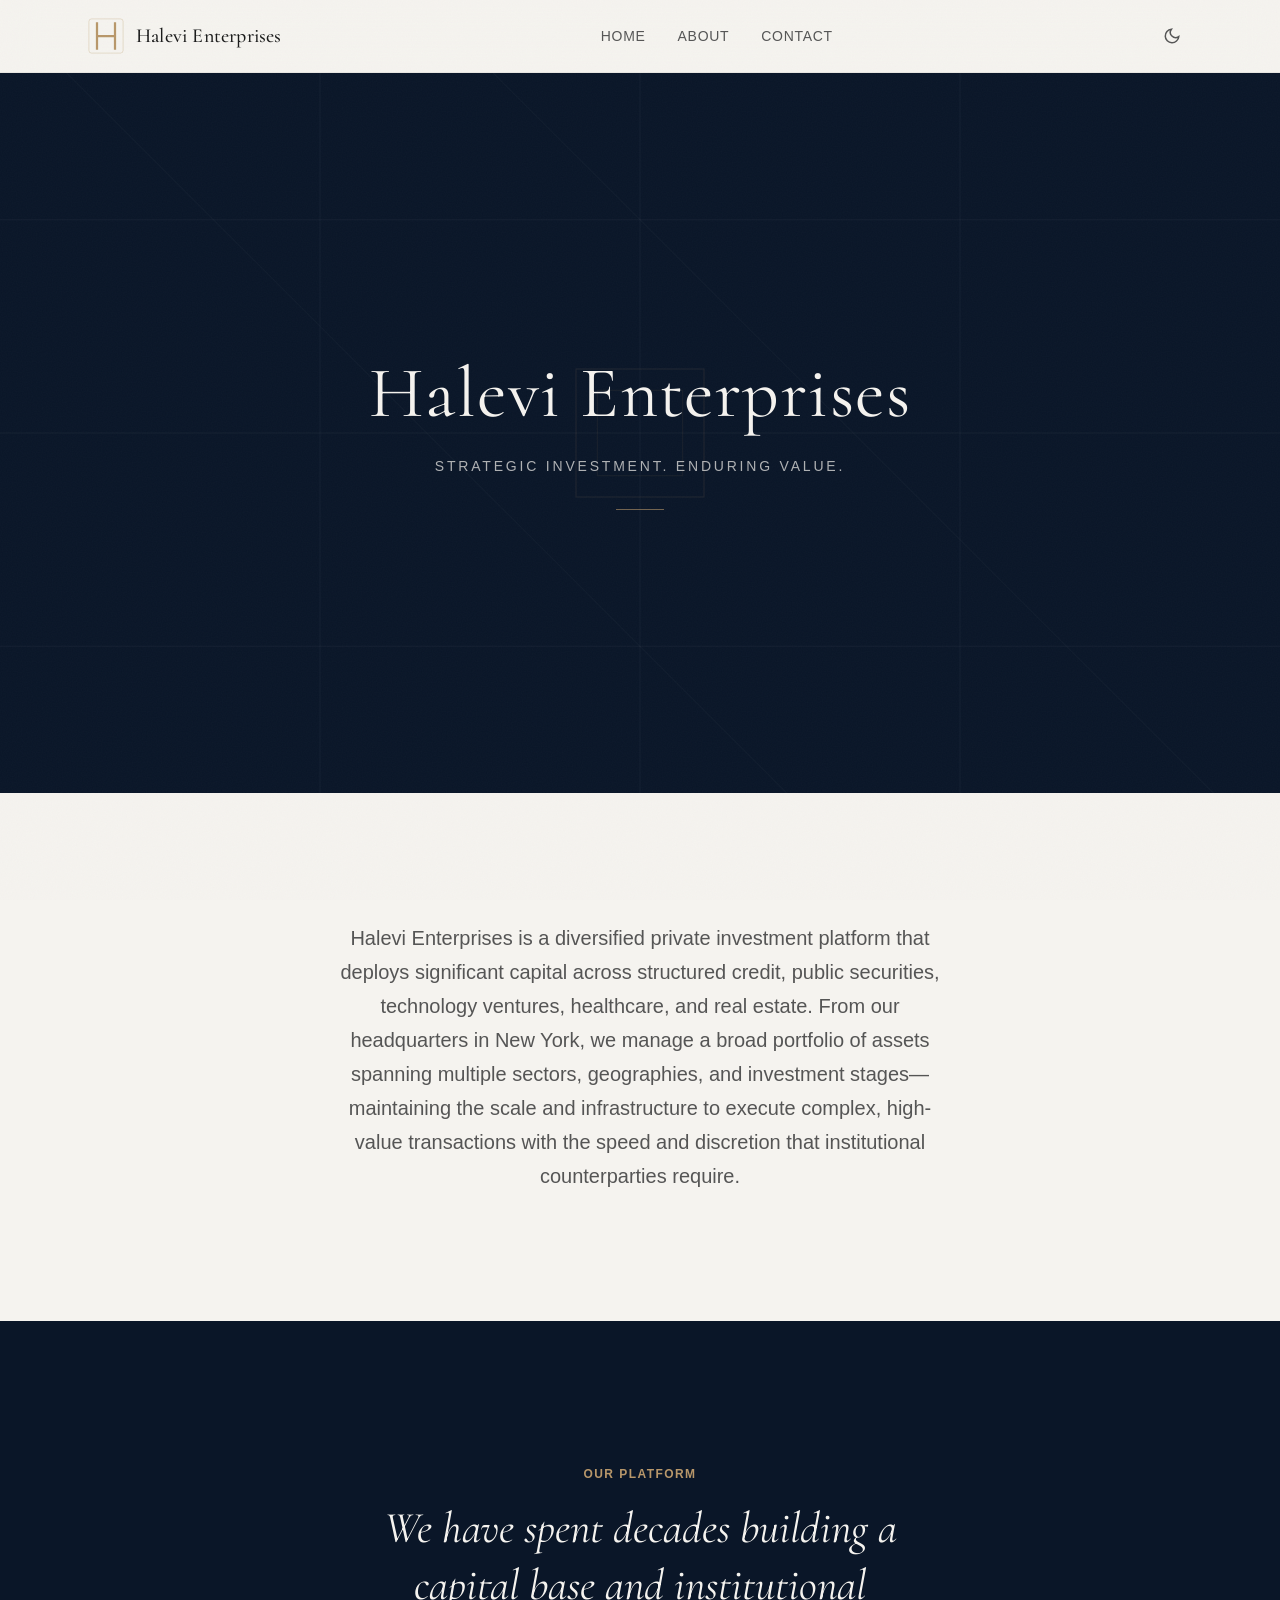
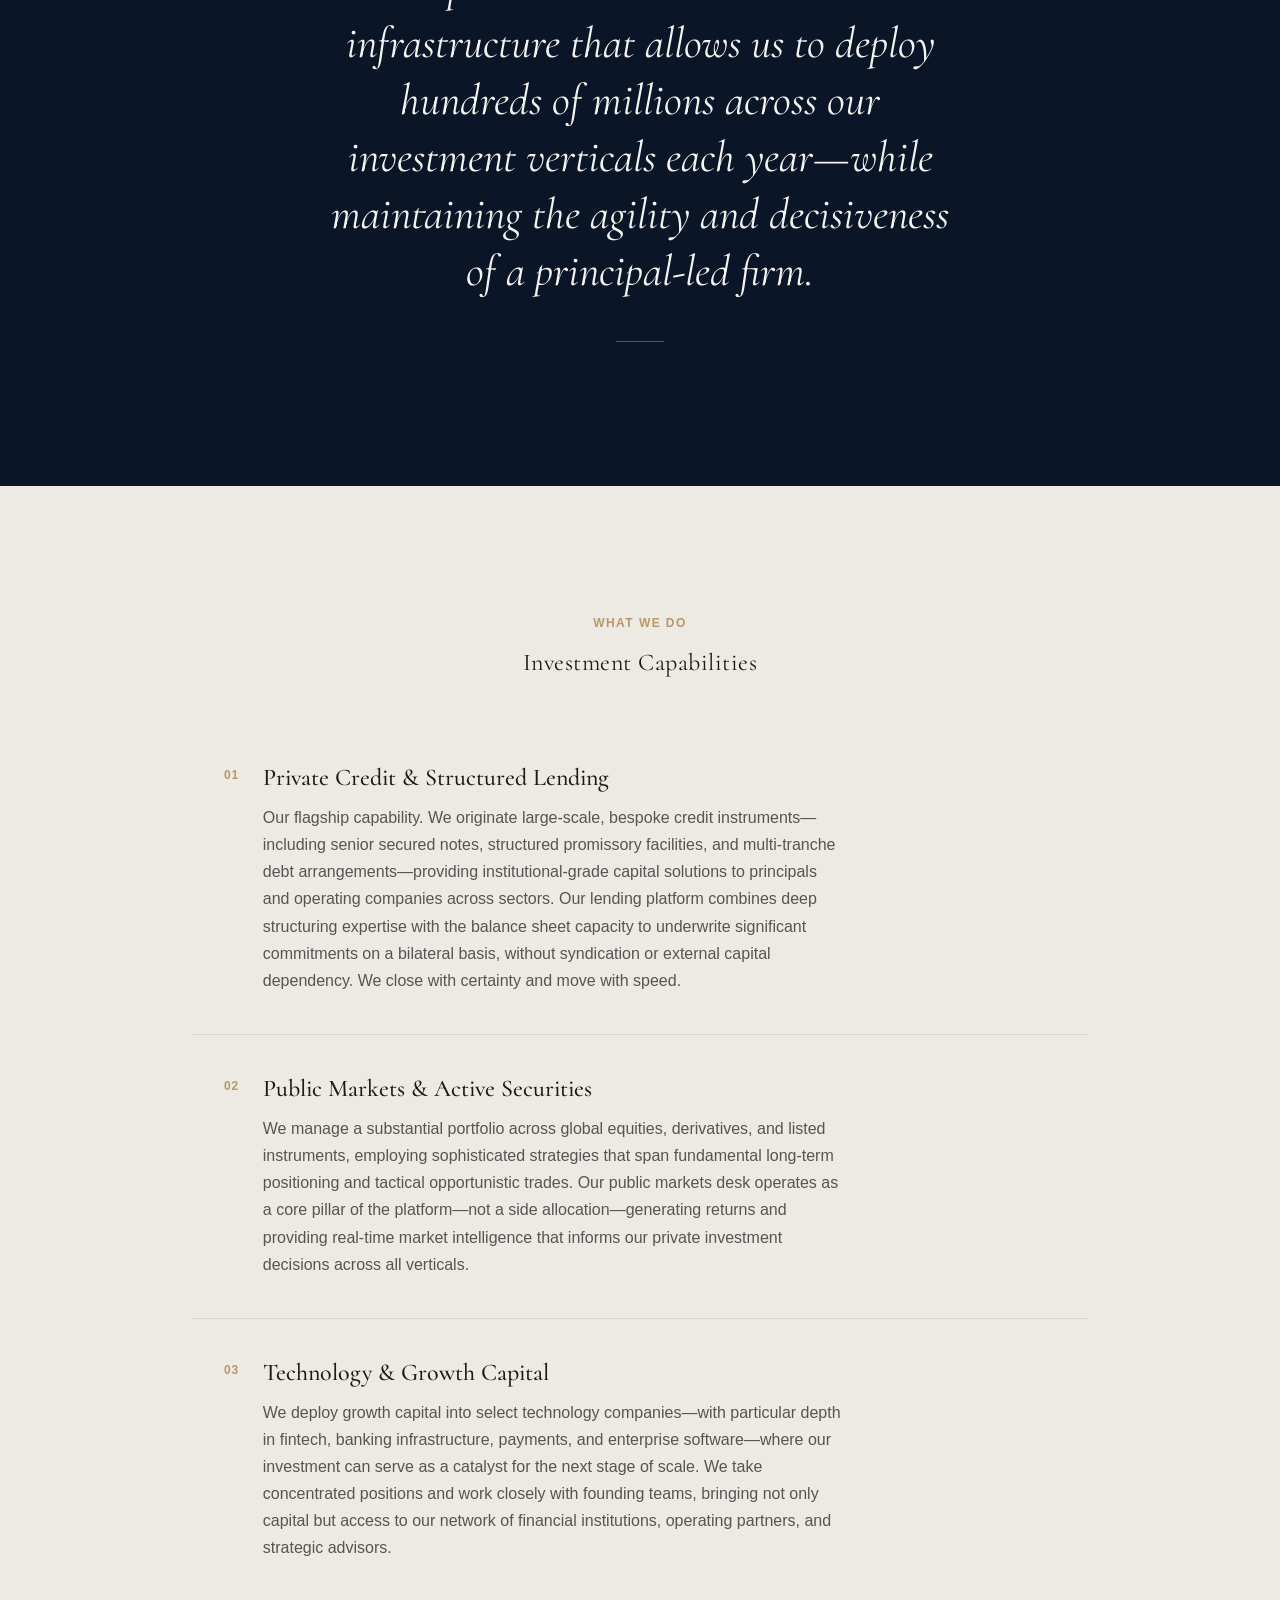
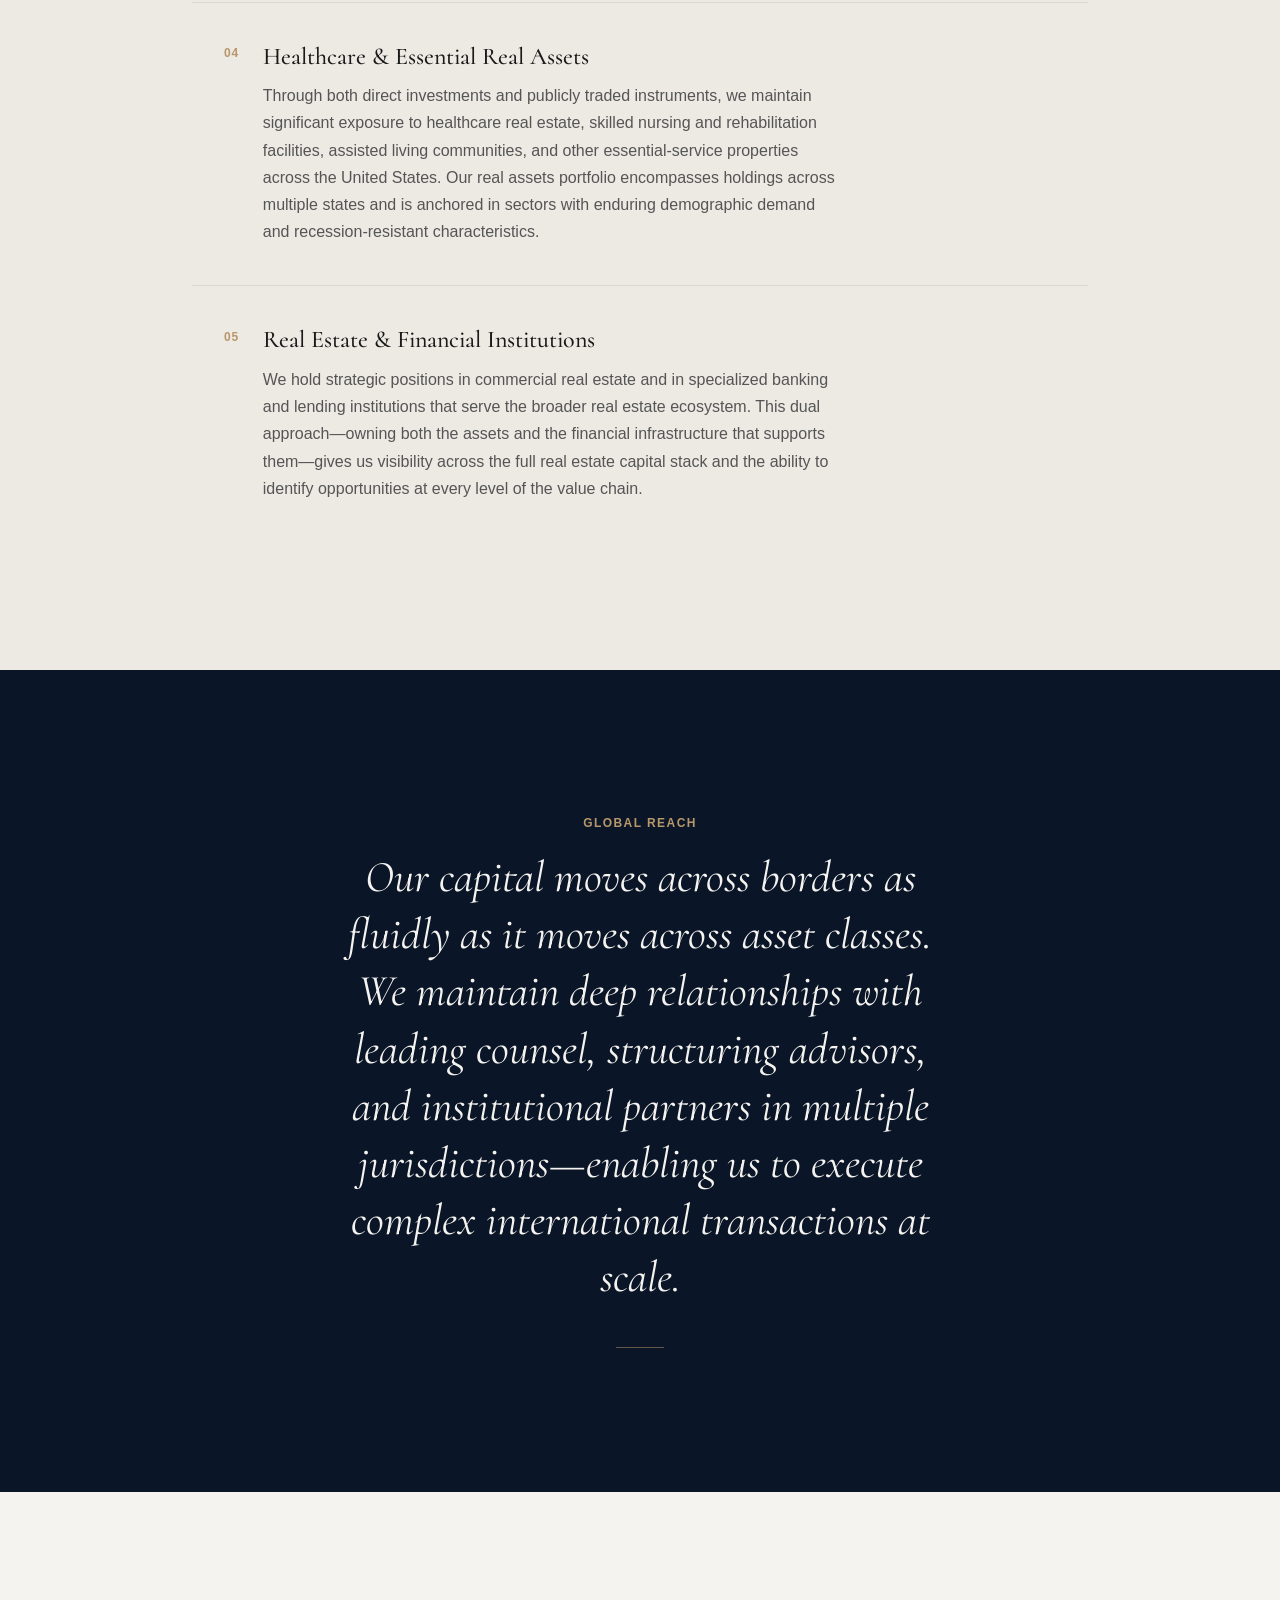
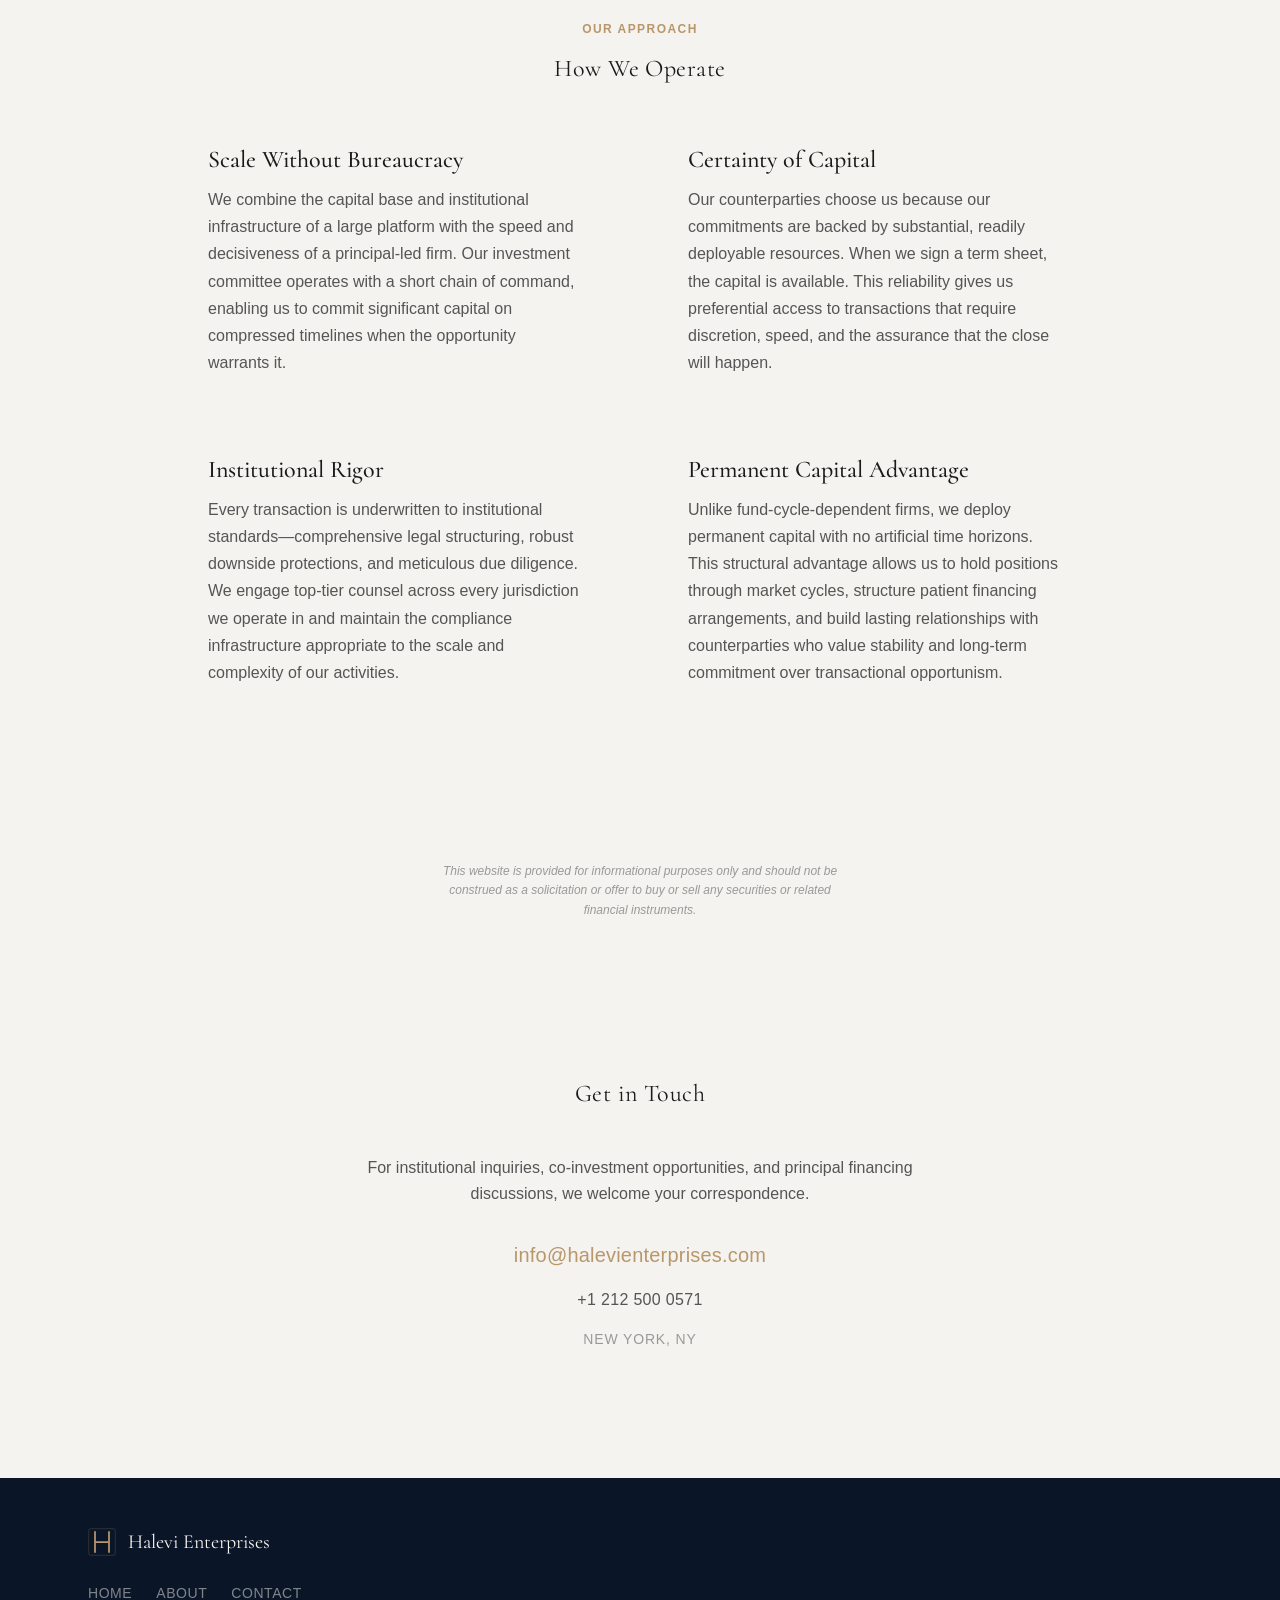
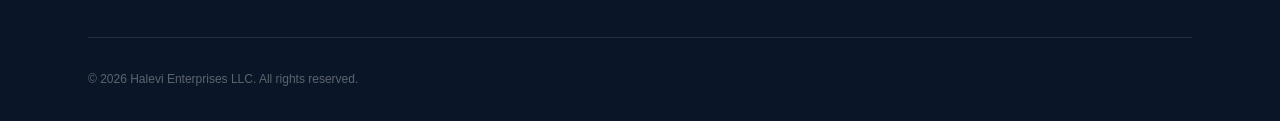
<file: index.html>
<!DOCTYPE html>
<html lang="en">
<head>
  <meta charset="UTF-8">
  <meta name="viewport" content="width=device-width, initial-scale=1.0">
  <title>Halevi Enterprises &mdash; Strategic Investment. Enduring Value.</title>
  <meta name="description" content="Halevi Enterprises is a New York-based private investment firm deploying significant capital across private credit, public equities, technology ventures, and real assets worldwide.">
  <meta property="og:title" content="Halevi Enterprises &mdash; Strategic Investment. Enduring Value.">
  <meta property="og:description" content="A diversified investment platform with deep capabilities in structured credit, cross-border transactions, and institutional-scale capital deployment.">
  <meta property="og:type" content="website">

  <link rel="icon" href="./assets/favicon.svg" type="image/svg+xml">

  <!-- Fonts -->
  <link rel="preconnect" href="https://fonts.googleapis.com">
  <link rel="preconnect" href="https://fonts.gstatic.com" crossorigin>
  <link href="https://fonts.googleapis.com/css2?family=Cormorant:ital,wght@0,300;0,400;0,500;0,600;0,700;1,400;1,500&display=swap" rel="stylesheet">
  <link href="https://api.fontshare.com/v2/css?f[]=general-sans@400,500,600,700&display=swap" rel="stylesheet">

  <link rel="stylesheet" href="./base.css">
  <link rel="stylesheet" href="./style.css">
</head>
<body>
  <!-- Skip to content -->
  <a href="#main" class="skip-link">Skip to main content</a>

  <!-- HEADER -->
  <header class="header" id="header">
    <div class="header__inner">
      <a href="./index.html" class="header__logo" aria-label="Halevi Enterprises &mdash; Home">
        <svg class="logo-mark" viewBox="0 0 40 40" fill="none" xmlns="http://www.w3.org/2000/svg" aria-hidden="true" width="36" height="36">
          <path d="M10 6v28M30 6v28M10 20h20" stroke="currentColor" stroke-width="2.5" stroke-linecap="square"/>
          <rect x="1" y="1" width="38" height="38" rx="3" stroke="currentColor" stroke-width="1" opacity="0.3"/>
        </svg>
        <span class="logo-text">Halevi Enterprises</span>
      </a>
      <nav class="header__nav" aria-label="Main navigation">
        <ul role="list">
          <li><a href="./index.html">Home</a></li>
          <li><a href="./about.html">About</a></li>
          <li><a href="#contact">Contact</a></li>
        </ul>
      </nav>
      <div class="header__actions">
        <button class="theme-toggle" data-theme-toggle aria-label="Toggle theme">
          <svg width="18" height="18" viewBox="0 0 24 24" fill="none" stroke="currentColor" stroke-width="2"><path d="M21 12.79A9 9 0 1 1 11.21 3 7 7 0 0 0 21 12.79z"/></svg>
        </button>
        <button class="mobile-menu-toggle" data-mobile-toggle aria-label="Open menu" aria-expanded="false">
          <svg width="22" height="22" viewBox="0 0 24 24" fill="none" stroke="currentColor" stroke-width="2"><path d="M3 12h18M3 6h18M3 18h18"/></svg>
        </button>
      </div>
    </div>
    <!-- Mobile Nav -->
    <div class="mobile-nav" data-mobile-nav aria-hidden="true">
      <nav aria-label="Mobile navigation">
        <ul role="list">
          <li><a href="./index.html">Home</a></li>
          <li><a href="./about.html">About</a></li>
          <li><a href="#contact">Contact</a></li>
        </ul>
      </nav>
    </div>
  </header>

  <main id="main">
    <!-- HERO SECTION -->
    <section class="hero" aria-labelledby="hero-heading">
      <div class="hero__bg" aria-hidden="true">
        <svg class="hero__pattern" viewBox="0 0 1200 800" fill="none" xmlns="http://www.w3.org/2000/svg" preserveAspectRatio="xMidYMid slice">
          <defs>
            <linearGradient id="heroGrad" x1="0" y1="0" x2="1200" y2="800" gradientUnits="userSpaceOnUse">
              <stop offset="0%" stop-color="currentColor" stop-opacity="0.03"/>
              <stop offset="100%" stop-color="currentColor" stop-opacity="0.08"/>
            </linearGradient>
          </defs>
          <line x1="0" y1="200" x2="1200" y2="200" stroke="currentColor" stroke-opacity="0.04" stroke-width="1"/>
          <line x1="0" y1="400" x2="1200" y2="400" stroke="currentColor" stroke-opacity="0.04" stroke-width="1"/>
          <line x1="0" y1="600" x2="1200" y2="600" stroke="currentColor" stroke-opacity="0.04" stroke-width="1"/>
          <line x1="300" y1="0" x2="300" y2="800" stroke="currentColor" stroke-opacity="0.04" stroke-width="1"/>
          <line x1="600" y1="0" x2="600" y2="800" stroke="currentColor" stroke-opacity="0.04" stroke-width="1"/>
          <line x1="900" y1="0" x2="900" y2="800" stroke="currentColor" stroke-opacity="0.04" stroke-width="1"/>
          <line x1="0" y1="0" x2="800" y2="800" stroke="currentColor" stroke-opacity="0.025" stroke-width="1"/>
          <line x1="400" y1="0" x2="1200" y2="800" stroke="currentColor" stroke-opacity="0.025" stroke-width="1"/>
          <rect x="540" y="340" width="120" height="120" stroke="var(--color-primary)" stroke-opacity="0.12" stroke-width="1" fill="none"/>
          <rect x="560" y="360" width="80" height="80" stroke="var(--color-primary)" stroke-opacity="0.08" stroke-width="1" fill="none"/>
        </svg>
      </div>
      <div class="hero__content">
        <h1 id="hero-heading" class="hero__title">Halevi Enterprises</h1>
        <p class="hero__tagline">Strategic Investment. Enduring Value.</p>
        <div class="hero__rule" aria-hidden="true"></div>
      </div>
    </section>

    <!-- INTRO SECTION -->
    <section class="section section--intro fade-in" aria-labelledby="intro-heading">
      <div class="container container--narrow">
        <h2 id="intro-heading" class="sr-only">About Our Firm</h2>
        <p class="intro-text">Halevi Enterprises is a diversified private investment platform that deploys significant capital across structured credit, public securities, technology ventures, healthcare, and real estate. From our headquarters in New York, we manage a broad portfolio of assets spanning multiple sectors, geographies, and investment stages&mdash;maintaining the scale and infrastructure to execute complex, high-value transactions with the speed and discretion that institutional counterparties require.</p>
      </div>
    </section>

    <!-- SCALE BANNER -->
    <section class="section section--philosophy fade-in" aria-labelledby="scale-heading">
      <div class="philosophy__inner">
        <div class="container container--narrow">
          <span class="section-label">Our Platform</span>
          <h2 id="scale-heading" class="philosophy__heading">We have spent decades building a capital base and institutional infrastructure that allows us to deploy hundreds of millions across our investment verticals each year&mdash;while maintaining the agility and decisiveness of a principal-led firm.</h2>
          <div class="philosophy__rule" aria-hidden="true"></div>
        </div>
      </div>
    </section>

    <!-- CAPABILITIES -->
    <section class="section section--capabilities fade-in" aria-labelledby="capabilities-heading">
      <div class="container">
        <span class="section-label" style="text-align:center;display:block;">What We Do</span>
        <h2 id="capabilities-heading" class="section-heading">Investment Capabilities</h2>
        <div class="capabilities-grid">
          <div class="capability fade-in">
            <span class="capability__number" aria-hidden="true">01</span>
            <h3 class="capability__title">Private Credit &amp; Structured Lending</h3>
            <p class="capability__desc">Our flagship capability. We originate large-scale, bespoke credit instruments&mdash;including senior secured notes, structured promissory facilities, and multi-tranche debt arrangements&mdash;providing institutional-grade capital solutions to principals and operating companies across sectors. Our lending platform combines deep structuring expertise with the balance sheet capacity to underwrite significant commitments on a bilateral basis, without syndication or external capital dependency. We close with certainty and move with speed.</p>
          </div>
          <div class="capability fade-in">
            <span class="capability__number" aria-hidden="true">02</span>
            <h3 class="capability__title">Public Markets &amp; Active Securities</h3>
            <p class="capability__desc">We manage a substantial portfolio across global equities, derivatives, and listed instruments, employing sophisticated strategies that span fundamental long-term positioning and tactical opportunistic trades. Our public markets desk operates as a core pillar of the platform&mdash;not a side allocation&mdash;generating returns and providing real-time market intelligence that informs our private investment decisions across all verticals.</p>
          </div>
          <div class="capability fade-in">
            <span class="capability__number" aria-hidden="true">03</span>
            <h3 class="capability__title">Technology &amp; Growth Capital</h3>
            <p class="capability__desc">We deploy growth capital into select technology companies&mdash;with particular depth in fintech, banking infrastructure, payments, and enterprise software&mdash;where our investment can serve as a catalyst for the next stage of scale. We take concentrated positions and work closely with founding teams, bringing not only capital but access to our network of financial institutions, operating partners, and strategic advisors.</p>
          </div>
          <div class="capability fade-in">
            <span class="capability__number" aria-hidden="true">04</span>
            <h3 class="capability__title">Healthcare &amp; Essential Real Assets</h3>
            <p class="capability__desc">Through both direct investments and publicly traded instruments, we maintain significant exposure to healthcare real estate, skilled nursing and rehabilitation facilities, assisted living communities, and other essential-service properties across the United States. Our real assets portfolio encompasses holdings across multiple states and is anchored in sectors with enduring demographic demand and recession-resistant characteristics.</p>
          </div>
          <div class="capability fade-in">
            <span class="capability__number" aria-hidden="true">05</span>
            <h3 class="capability__title">Real Estate &amp; Financial Institutions</h3>
            <p class="capability__desc">We hold strategic positions in commercial real estate and in specialized banking and lending institutions that serve the broader real estate ecosystem. This dual approach&mdash;owning both the assets and the financial infrastructure that supports them&mdash;gives us visibility across the full real estate capital stack and the ability to identify opportunities at every level of the value chain.</p>
          </div>
        </div>
      </div>
    </section>

    <!-- CROSS-BORDER -->
    <section class="section section--philosophy fade-in" aria-labelledby="crossborder-heading">
      <div class="philosophy__inner">
        <div class="container container--narrow">
          <span class="section-label">Global Reach</span>
          <h2 id="crossborder-heading" class="philosophy__heading">Our capital moves across borders as fluidly as it moves across asset classes. We maintain deep relationships with leading counsel, structuring advisors, and institutional partners in multiple jurisdictions&mdash;enabling us to execute complex international transactions at scale.</h2>
          <div class="philosophy__rule" aria-hidden="true"></div>
        </div>
      </div>
    </section>

    <!-- APPROACH -->
    <section class="section section--approach fade-in" aria-labelledby="approach-heading">
      <div class="container">
        <span class="section-label" style="text-align:center;display:block;">Our Approach</span>
        <h2 id="approach-heading" class="section-heading">How We Operate</h2>
        <div class="approach-grid">
          <div class="approach-item fade-in">
            <h3 class="approach-item__title">Scale Without Bureaucracy</h3>
            <p class="approach-item__desc">We combine the capital base and institutional infrastructure of a large platform with the speed and decisiveness of a principal-led firm. Our investment committee operates with a short chain of command, enabling us to commit significant capital on compressed timelines when the opportunity warrants it.</p>
          </div>
          <div class="approach-item fade-in">
            <h3 class="approach-item__title">Certainty of Capital</h3>
            <p class="approach-item__desc">Our counterparties choose us because our commitments are backed by substantial, readily deployable resources. When we sign a term sheet, the capital is available. This reliability gives us preferential access to transactions that require discretion, speed, and the assurance that the close will happen.</p>
          </div>
          <div class="approach-item fade-in">
            <h3 class="approach-item__title">Institutional Rigor</h3>
            <p class="approach-item__desc">Every transaction is underwritten to institutional standards&mdash;comprehensive legal structuring, robust downside protections, and meticulous due diligence. We engage top-tier counsel across every jurisdiction we operate in and maintain the compliance infrastructure appropriate to the scale and complexity of our activities.</p>
          </div>
          <div class="approach-item fade-in">
            <h3 class="approach-item__title">Permanent Capital Advantage</h3>
            <p class="approach-item__desc">Unlike fund-cycle-dependent firms, we deploy permanent capital with no artificial time horizons. This structural advantage allows us to hold positions through market cycles, structure patient financing arrangements, and build lasting relationships with counterparties who value stability and long-term commitment over transactional opportunism.</p>
          </div>
        </div>
      </div>
    </section>

    <!-- DISCLAIMER -->
    <section class="section section--disclaimer fade-in">
      <div class="container container--narrow">
        <p class="disclaimer-text">This website is provided for informational purposes only and should not be construed as a solicitation or offer to buy or sell any securities or related financial instruments.</p>
      </div>
    </section>

    <!-- CONTACT SECTION -->
    <section class="section section--contact fade-in" id="contact" aria-labelledby="contact-heading">
      <div class="container container--narrow">
        <h2 id="contact-heading" class="section-heading">Get in Touch</h2>
        <p class="contact-note">For institutional inquiries, co-investment opportunities, and principal financing discussions, we welcome your correspondence.</p>
        <div class="contact-details">
          <a href="mailto:info@halevienterprises.com" class="contact-email">info@halevienterprises.com</a>
          <span class="contact-phone">+1 212 500 0571</span>
          <span class="contact-location">New York, NY</span>
        </div>
      </div>
    </section>
  </main>

  <!-- FOOTER -->
  <footer class="footer">
    <div class="footer__inner">
      <div class="footer__brand">
        <svg class="footer__logo" viewBox="0 0 40 40" fill="none" xmlns="http://www.w3.org/2000/svg" aria-hidden="true" width="28" height="28">
          <path d="M10 6v28M30 6v28M10 20h20" stroke="currentColor" stroke-width="2.5" stroke-linecap="square"/>
          <rect x="1" y="1" width="38" height="38" rx="3" stroke="currentColor" stroke-width="1" opacity="0.3"/>
        </svg>
        <span class="footer__name">Halevi Enterprises</span>
      </div>
      <div class="footer__links">
        <a href="./index.html">Home</a>
        <a href="./about.html">About</a>
        <a href="#contact">Contact</a>
      </div>
      <div class="footer__bottom">
        <span class="footer__copy">&copy; 2026 Halevi Enterprises LLC. All rights reserved.</span>
      </div>
    </div>
  </footer>

  <script src="./app.js" defer></script>
</body>
</html>
</file>
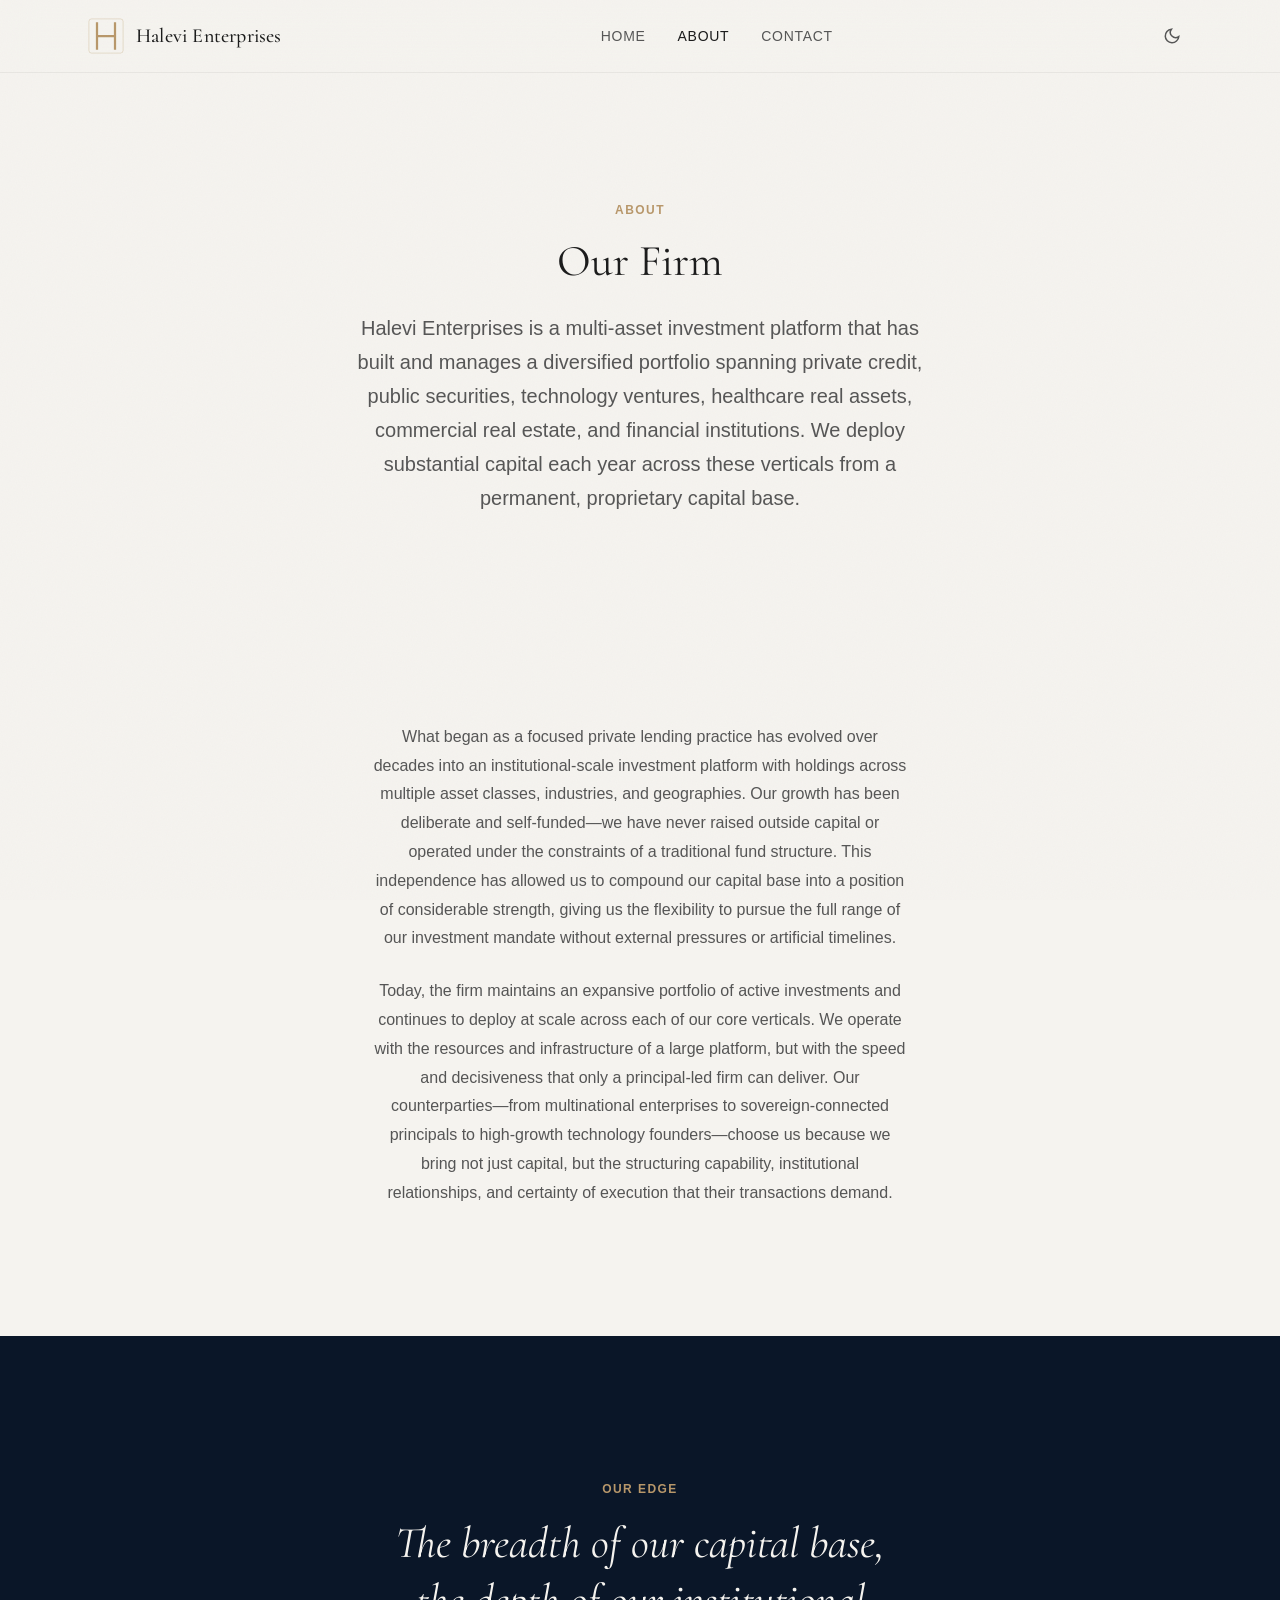
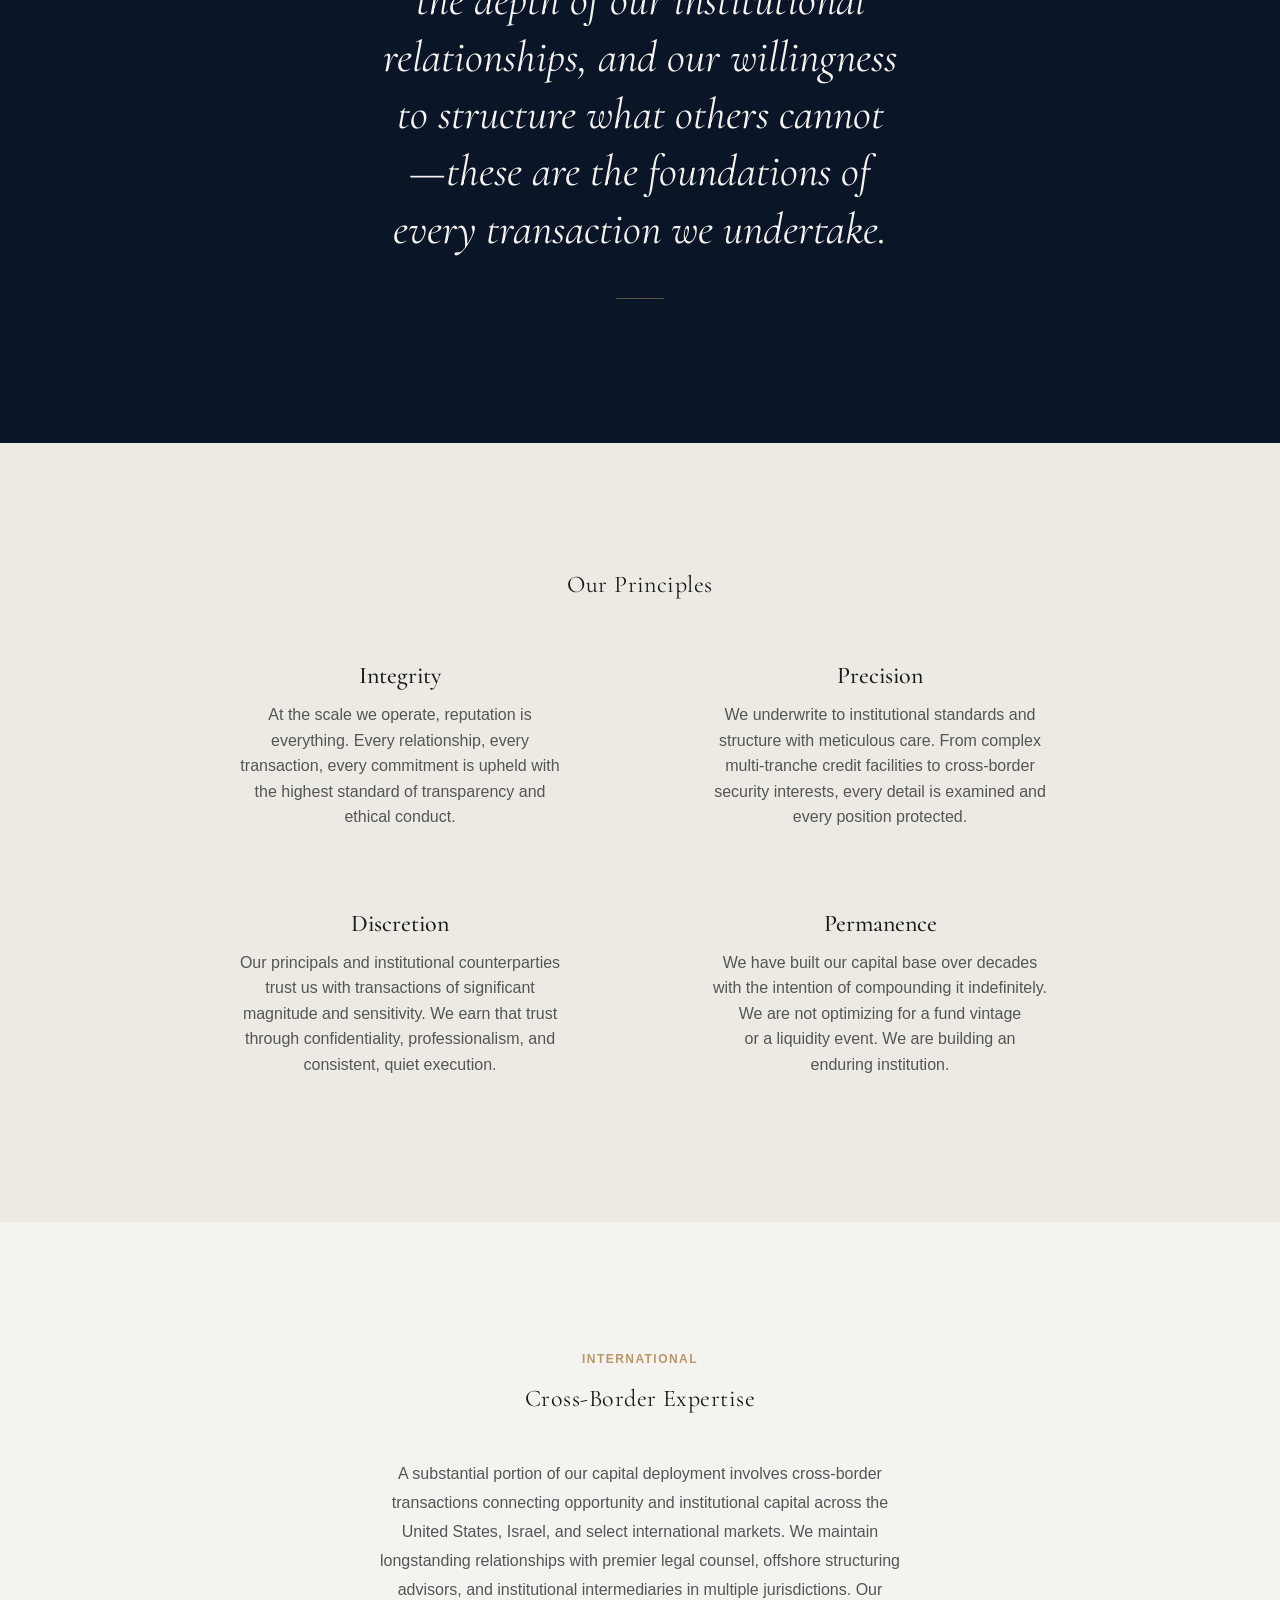
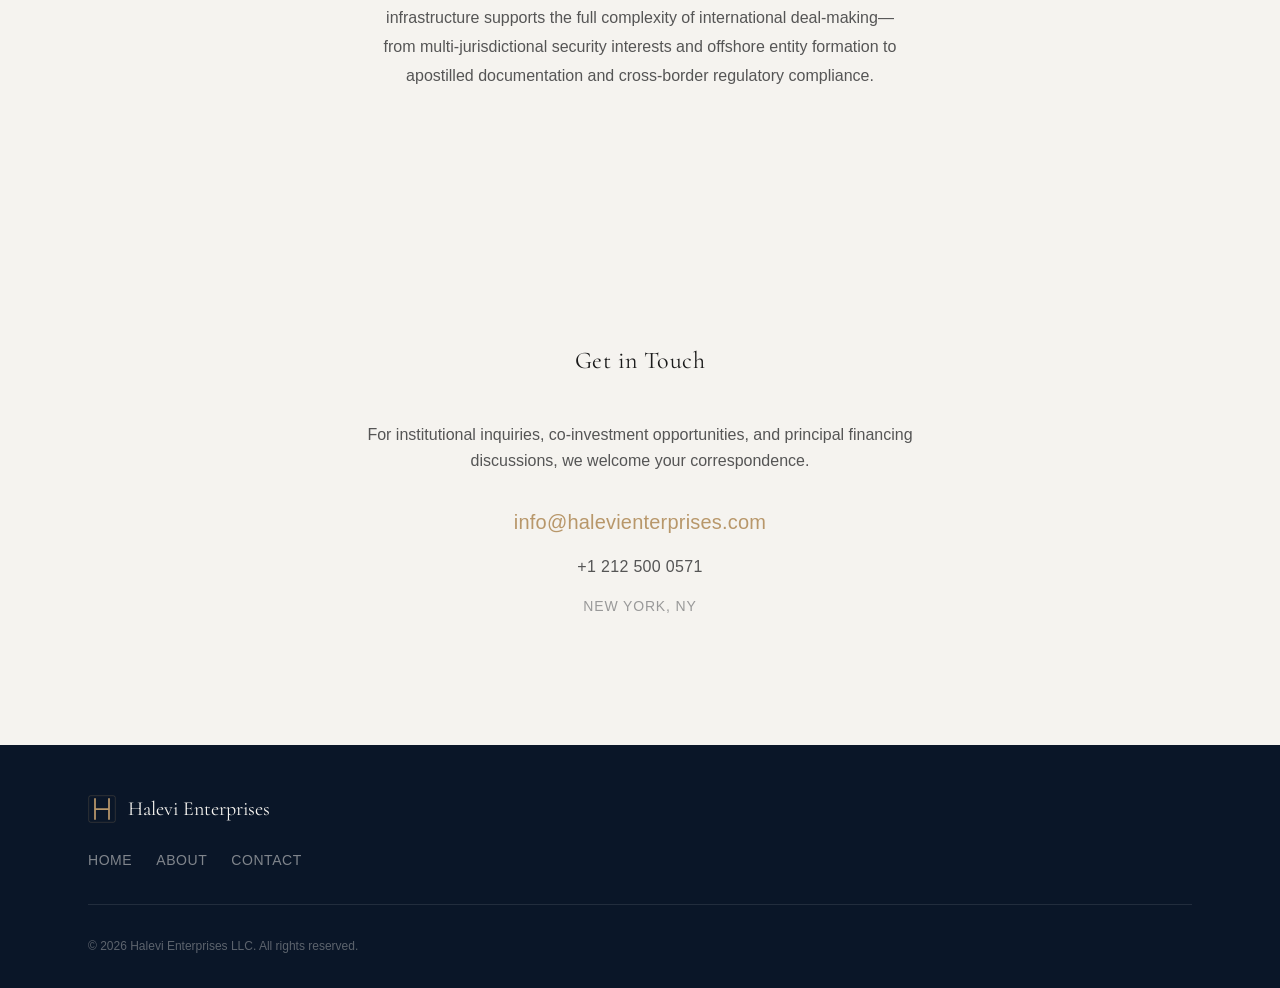
<file: about.html>
<!DOCTYPE html>
<html lang="en">
<head>
  <meta charset="UTF-8">
  <meta name="viewport" content="width=device-width, initial-scale=1.0">
  <title>About &mdash; Halevi Enterprises</title>
  <meta name="description" content="Halevi Enterprises is a principal investment platform with deep capabilities in private credit, cross-border transactions, and institutional-scale capital deployment across multiple asset classes.">
  <meta property="og:title" content="About &mdash; Halevi Enterprises">
  <meta property="og:description" content="A New York-based diversified investment platform built on decades of disciplined capital deployment, complex deal structuring, and enduring institutional partnerships.">
  <meta property="og:type" content="website">

  <link rel="icon" href="./assets/favicon.svg" type="image/svg+xml">

  <!-- Fonts -->
  <link rel="preconnect" href="https://fonts.googleapis.com">
  <link rel="preconnect" href="https://fonts.gstatic.com" crossorigin>
  <link href="https://fonts.googleapis.com/css2?family=Cormorant:ital,wght@0,300;0,400;0,500;0,600;0,700;1,400;1,500&display=swap" rel="stylesheet">
  <link href="https://api.fontshare.com/v2/css?f[]=general-sans@400,500,600,700&display=swap" rel="stylesheet">

  <link rel="stylesheet" href="./base.css">
  <link rel="stylesheet" href="./style.css">
</head>
<body>
  <!-- Skip to content -->
  <a href="#main" class="skip-link">Skip to main content</a>

  <!-- HEADER -->
  <header class="header" id="header">
    <div class="header__inner">
      <a href="./index.html" class="header__logo" aria-label="Halevi Enterprises &mdash; Home">
        <svg class="logo-mark" viewBox="0 0 40 40" fill="none" xmlns="http://www.w3.org/2000/svg" aria-hidden="true" width="36" height="36">
          <path d="M10 6v28M30 6v28M10 20h20" stroke="currentColor" stroke-width="2.5" stroke-linecap="square"/>
          <rect x="1" y="1" width="38" height="38" rx="3" stroke="currentColor" stroke-width="1" opacity="0.3"/>
        </svg>
        <span class="logo-text">Halevi Enterprises</span>
      </a>
      <nav class="header__nav" aria-label="Main navigation">
        <ul role="list">
          <li><a href="./index.html">Home</a></li>
          <li><a href="./about.html" aria-current="page">About</a></li>
          <li><a href="./index.html#contact">Contact</a></li>
        </ul>
      </nav>
      <div class="header__actions">
        <button class="theme-toggle" data-theme-toggle aria-label="Toggle theme">
          <svg width="18" height="18" viewBox="0 0 24 24" fill="none" stroke="currentColor" stroke-width="2"><path d="M21 12.79A9 9 0 1 1 11.21 3 7 7 0 0 0 21 12.79z"/></svg>
        </button>
        <button class="mobile-menu-toggle" data-mobile-toggle aria-label="Open menu" aria-expanded="false">
          <svg width="22" height="22" viewBox="0 0 24 24" fill="none" stroke="currentColor" stroke-width="2"><path d="M3 12h18M3 6h18M3 18h18"/></svg>
        </button>
      </div>
    </div>
    <!-- Mobile Nav -->
    <div class="mobile-nav" data-mobile-nav aria-hidden="true">
      <nav aria-label="Mobile navigation">
        <ul role="list">
          <li><a href="./index.html">Home</a></li>
          <li><a href="./about.html" aria-current="page">About</a></li>
          <li><a href="./index.html#contact">Contact</a></li>
        </ul>
      </nav>
    </div>
  </header>

  <main id="main">
    <!-- ABOUT HERO -->
    <section class="page-hero fade-in" aria-labelledby="about-heading">
      <div class="container container--narrow">
        <span class="section-label">About</span>
        <h1 id="about-heading" class="page-hero__title">Our Firm</h1>
        <p class="page-hero__text">Halevi Enterprises is a multi-asset investment platform that has built and manages a diversified portfolio spanning private credit, public securities, technology ventures, healthcare real assets, commercial real estate, and financial institutions. We deploy substantial capital each year across these verticals from a permanent, proprietary capital base.</p>
      </div>
    </section>

    <!-- HERITAGE EXPANDED -->
    <section class="section section--heritage fade-in" aria-labelledby="heritage-heading">
      <div class="container container--narrow">
        <h2 id="heritage-heading" class="sr-only">Our Story</h2>
        <p class="heritage-text">What began as a focused private lending practice has evolved over decades into an institutional-scale investment platform with holdings across multiple asset classes, industries, and geographies. Our growth has been deliberate and self-funded&mdash;we have never raised outside capital or operated under the constraints of a traditional fund structure. This independence has allowed us to compound our capital base into a position of considerable strength, giving us the flexibility to pursue the full range of our investment mandate without external pressures or artificial timelines.</p>
        <p class="heritage-text" style="margin-top:var(--space-6);">Today, the firm maintains an expansive portfolio of active investments and continues to deploy at scale across each of our core verticals. We operate with the resources and infrastructure of a large platform, but with the speed and decisiveness that only a principal-led firm can deliver. Our counterparties&mdash;from multinational enterprises to sovereign-connected principals to high-growth technology founders&mdash;choose us because we bring not just capital, but the structuring capability, institutional relationships, and certainty of execution that their transactions demand.</p>
      </div>
    </section>

    <!-- EDGE SECTION -->
    <section class="section section--philosophy fade-in" aria-labelledby="edge-heading">
      <div class="philosophy__inner">
        <div class="container container--narrow">
          <span class="section-label">Our Edge</span>
          <h2 id="edge-heading" class="philosophy__heading">The breadth of our capital base, the depth of our institutional relationships, and our willingness to structure what others cannot&mdash;these are the foundations of every transaction we undertake.</h2>
          <div class="philosophy__rule" aria-hidden="true"></div>
        </div>
      </div>
    </section>

    <!-- VALUES -->
    <section class="section section--values fade-in" aria-labelledby="values-heading">
      <div class="container">
        <h2 id="values-heading" class="section-heading">Our Principles</h2>
        <div class="values-grid">
          <div class="value-item fade-in">
            <h3 class="value-item__title">Integrity</h3>
            <p class="value-item__desc">At the scale we operate, reputation is everything. Every relationship, every transaction, every commitment is upheld with the highest standard of transparency and ethical conduct.</p>
          </div>
          <div class="value-item fade-in">
            <h3 class="value-item__title">Precision</h3>
            <p class="value-item__desc">We underwrite to institutional standards and structure with meticulous care. From complex multi-tranche credit facilities to cross-border security interests, every detail is examined and every position protected.</p>
          </div>
          <div class="value-item fade-in">
            <h3 class="value-item__title">Discretion</h3>
            <p class="value-item__desc">Our principals and institutional counterparties trust us with transactions of significant magnitude and sensitivity. We earn that trust through confidentiality, professionalism, and consistent, quiet execution.</p>
          </div>
          <div class="value-item fade-in">
            <h3 class="value-item__title">Permanence</h3>
            <p class="value-item__desc">We have built our capital base over decades with the intention of compounding it indefinitely. We are not optimizing for a fund vintage or a liquidity event. We are building an enduring institution.</p>
          </div>
        </div>
      </div>
    </section>

    <!-- INTERNATIONAL -->
    <section class="section fade-in" aria-labelledby="international-heading" style="background:var(--color-bg);">
      <div class="container container--narrow">
        <span class="section-label" style="text-align:center;display:block;">International</span>
        <h2 id="international-heading" class="section-heading">Cross-Border Expertise</h2>
        <p class="heritage-text">A substantial portion of our capital deployment involves cross-border transactions connecting opportunity and institutional capital across the United States, Israel, and select international markets. We maintain longstanding relationships with premier legal counsel, offshore structuring advisors, and institutional intermediaries in multiple jurisdictions. Our infrastructure supports the full complexity of international deal-making&mdash;from multi-jurisdictional security interests and offshore entity formation to apostilled documentation and cross-border regulatory compliance.</p>
      </div>
    </section>

    <!-- CONTACT CTA -->
    <section class="section section--contact fade-in" id="contact" aria-labelledby="about-contact-heading">
      <div class="container container--narrow">
        <h2 id="about-contact-heading" class="section-heading">Get in Touch</h2>
        <p class="contact-note">For institutional inquiries, co-investment opportunities, and principal financing discussions, we welcome your correspondence.</p>
        <div class="contact-details">
          <a href="mailto:info@halevienterprises.com" class="contact-email">info@halevienterprises.com</a>
          <span class="contact-phone">+1 212 500 0571</span>
          <span class="contact-location">New York, NY</span>
        </div>
      </div>
    </section>
  </main>

  <!-- FOOTER -->
  <footer class="footer">
    <div class="footer__inner">
      <div class="footer__brand">
        <svg class="footer__logo" viewBox="0 0 40 40" fill="none" xmlns="http://www.w3.org/2000/svg" aria-hidden="true" width="28" height="28">
          <path d="M10 6v28M30 6v28M10 20h20" stroke="currentColor" stroke-width="2.5" stroke-linecap="square"/>
          <rect x="1" y="1" width="38" height="38" rx="3" stroke="currentColor" stroke-width="1" opacity="0.3"/>
        </svg>
        <span class="footer__name">Halevi Enterprises</span>
      </div>
      <div class="footer__links">
        <a href="./index.html">Home</a>
        <a href="./about.html">About</a>
        <a href="./index.html#contact">Contact</a>
      </div>
      <div class="footer__bottom">
        <span class="footer__copy">&copy; 2026 Halevi Enterprises LLC. All rights reserved.</span>
      </div>
    </div>
  </footer>

  <script src="./app.js" defer></script>
</body>
</html>
</file>
<file: base.css>
/* base.css — Halevi Enterprises */

/* ---- DESIGN TOKENS ---- */
:root {
  /* Typography */
  --font-display: 'Cormorant', Georgia, 'Times New Roman', serif;
  --font-body: 'General Sans', -apple-system, BlinkMacSystemFont, 'Segoe UI', Roboto, sans-serif;

  /* Type Scale */
  --text-xs: 0.75rem;
  --text-sm: 0.875rem;
  --text-base: 1rem;
  --text-lg: 1.25rem;
  --text-xl: 1.5rem;
  --text-2xl: clamp(1.75rem, 3vw + 1rem, 2.75rem);
  --text-hero: clamp(2.5rem, 5vw + 1rem, 4.5rem);

  /* Spacing */
  --space-1: 0.25rem;
  --space-2: 0.5rem;
  --space-3: 0.75rem;
  --space-4: 1rem;
  --space-6: 1.5rem;
  --space-8: 2rem;
  --space-10: 2.5rem;
  --space-12: 3rem;
  --space-16: 4rem;
  --space-20: 5rem;
  --space-32: 8rem;

  /* Layout */
  --content-narrow: 42rem;
  --content-default: 56rem;
  --content-wide: 72rem;

  /* Radii */
  --radius-sm: 4px;
  --radius-full: 9999px;

  /* Shadows */
  --shadow-sm: 0 1px 3px rgba(0, 0, 0, 0.08), 0 1px 2px rgba(0, 0, 0, 0.06);

  /* Transitions */
  --transition-interactive: 0.2s cubic-bezier(0.16, 1, 0.3, 1);

  /* Colors — Light Theme (default) */
  --color-primary: #b8976a;
  --color-primary-hover: #a07f52;
  --color-navy: #0a1628;

  --color-bg: #f5f3ef;
  --color-surface: #edeae4;
  --color-surface-offset: #e4e0d8;
  --color-text: #1a1a1a;
  --color-text-muted: #555;
  --color-text-faint: #999;
  --color-text-inverse: #f5f3ef;
  --color-divider: rgba(0, 0, 0, 0.08);
}

[data-theme="dark"] {
  --color-bg: #0d1117;
  --color-surface: #161b22;
  --color-surface-offset: #1c2129;
  --color-text: #e6e1d8;
  --color-text-muted: #9a9488;
  --color-text-faint: #5a564e;
  --color-text-inverse: #0d1117;
  --color-divider: rgba(255, 255, 255, 0.08);
}

/* ---- RESET ---- */
*, *::before, *::after { box-sizing: border-box; margin: 0; padding: 0; }

html {
  -moz-text-size-adjust: none;
  -webkit-text-size-adjust: none;
  text-size-adjust: none;
  -webkit-font-smoothing: antialiased;
  -moz-osx-font-smoothing: grayscale;
  text-rendering: optimizeLegibility;
  scroll-behavior: smooth;
  hanging-punctuation: first last;
  scroll-padding-top: var(--space-16);
}

body {
  min-height: 100dvh;
  line-height: 1.6;
  font-family: var(--font-body, sans-serif);
  font-size: var(--text-base);
  color: var(--color-text);
  background-color: var(--color-bg);
}

img, picture, video, canvas, svg { display: block; max-width: 100%; height: auto; }
ul[role="list"], ol[role="list"] { list-style: none; }
input, button, textarea, select { font: inherit; color: inherit; }

h1, h2, h3, h4, h5, h6 { text-wrap: balance; line-height: 1.15; }
p, li, figcaption { text-wrap: pretty; max-width: 72ch; }

::selection {
  background: oklch(from var(--color-primary) l c h / 0.25);
  color: var(--color-text);
}

:focus-visible {
  outline: 2px solid var(--color-primary);
  outline-offset: 3px;
  border-radius: var(--radius-sm);
}

@media (prefers-reduced-motion: reduce) {
  *, *::before, *::after {
    animation-duration: 0.01ms !important;
    animation-iteration-count: 1 !important;
    transition-duration: 0.01ms !important;
    scroll-behavior: auto !important;
  }
}

button { cursor: pointer; background: none; border: none; }
table { border-collapse: collapse; width: 100%; }

a, button, [role="button"], [role="link"], input, textarea, select {
  transition: color var(--transition-interactive),
              background var(--transition-interactive),
              border-color var(--transition-interactive),
              box-shadow var(--transition-interactive);
}

.sr-only {
  position: absolute; width: 1px; height: 1px; padding: 0; margin: -1px;
  overflow: hidden; clip: rect(0, 0, 0, 0); white-space: nowrap; border-width: 0;
}
</file>
<file: style.css>
/* ============================================
   HALEVI ENTERPRISES — Site Styles
   ============================================ */

/* ---- SKIP LINK ---- */
.skip-link {
  position: absolute;
  top: -100%;
  left: var(--space-4);
  padding: var(--space-3) var(--space-6);
  background: var(--color-primary);
  color: #fff;
  font-family: var(--font-body);
  font-size: var(--text-sm);
  font-weight: 500;
  text-decoration: none;
  z-index: 1000;
  border-radius: var(--radius-sm);
  transition: top 0.2s ease;
}
.skip-link:focus {
  top: var(--space-2);
  outline: 2px solid var(--color-primary);
  outline-offset: 2px;
}

/* ---- HEADER ---- */
.header {
  position: sticky;
  top: 0;
  z-index: 50;
  background: oklch(from var(--color-bg) l c h / 0.92);
  backdrop-filter: blur(16px);
  -webkit-backdrop-filter: blur(16px);
  border-bottom: 1px solid oklch(from var(--color-text) l c h / 0.06);
  transition: box-shadow 0.3s cubic-bezier(0.16, 1, 0.3, 1);
}
.header--scrolled {
  box-shadow: var(--shadow-sm);
}
.header__inner {
  max-width: var(--content-wide);
  margin-inline: auto;
  padding: var(--space-4) var(--space-6);
  display: flex;
  align-items: center;
  justify-content: space-between;
  gap: var(--space-6);
}
.header__logo {
  display: flex;
  align-items: center;
  gap: var(--space-3);
  text-decoration: none;
  color: var(--color-text);
}
.logo-mark {
  color: var(--color-primary);
  flex-shrink: 0;
}
.logo-text {
  font-family: var(--font-display);
  font-size: var(--text-lg);
  font-weight: 500;
  letter-spacing: 0.01em;
}
.header__nav ul {
  display: flex;
  gap: var(--space-8);
  list-style: none;
}
.header__nav a {
  font-family: var(--font-body);
  font-size: var(--text-sm);
  font-weight: 500;
  letter-spacing: 0.05em;
  text-transform: uppercase;
  text-decoration: none;
  color: var(--color-text-muted);
  transition: color var(--transition-interactive);
  padding: var(--space-2) 0;
}
.header__nav a:hover,
.header__nav a[aria-current="page"] {
  color: var(--color-text);
}
.header__actions {
  display: flex;
  align-items: center;
  gap: var(--space-3);
}
.theme-toggle {
  display: flex;
  align-items: center;
  justify-content: center;
  width: 40px;
  height: 40px;
  border-radius: var(--radius-full);
  color: var(--color-text-muted);
  transition: color var(--transition-interactive), background var(--transition-interactive);
}
.theme-toggle:hover {
  color: var(--color-text);
  background: var(--color-surface-offset);
}
.mobile-menu-toggle {
  display: none;
  align-items: center;
  justify-content: center;
  width: 44px;
  height: 44px;
  color: var(--color-text);
}
.mobile-nav {
  display: none;
  padding: var(--space-4) var(--space-6) var(--space-6);
  border-top: 1px solid var(--color-divider);
}
.mobile-nav.active {
  display: block;
}
.mobile-nav ul {
  list-style: none;
  display: flex;
  flex-direction: column;
  gap: var(--space-4);
}
.mobile-nav a {
  font-family: var(--font-body);
  font-size: var(--text-base);
  font-weight: 500;
  letter-spacing: 0.04em;
  text-transform: uppercase;
  text-decoration: none;
  color: var(--color-text-muted);
  padding: var(--space-2) 0;
  display: block;
}
.mobile-nav a:hover,
.mobile-nav a[aria-current="page"] {
  color: var(--color-text);
}

@media (max-width: 768px) {
  .header__nav { display: none; }
  .mobile-menu-toggle { display: flex; }
  .logo-text { font-size: var(--text-base); }
}

/* ---- CONTAINERS ---- */
.container {
  max-width: var(--content-wide);
  margin-inline: auto;
  padding-inline: var(--space-6);
}
.container--narrow {
  max-width: var(--content-narrow);
}

/* ---- SECTIONS ---- */
.section {
  padding: clamp(var(--space-16), 10vw, var(--space-32)) 0;
}

.section-heading {
  font-family: var(--font-display);
  font-size: var(--text-xl);
  font-weight: 400;
  letter-spacing: 0.02em;
  margin-bottom: var(--space-12);
  text-align: center;
  color: var(--color-text);
}

.section-label {
  display: block;
  font-family: var(--font-body);
  font-size: var(--text-xs);
  font-weight: 600;
  letter-spacing: 0.12em;
  text-transform: uppercase;
  color: var(--color-primary);
  margin-bottom: var(--space-4);
}

/* ---- HERO ---- */
.hero {
  position: relative;
  min-height: 80vh;
  display: flex;
  align-items: center;
  justify-content: center;
  overflow: hidden;
  background: var(--color-navy);
  color: var(--color-text-inverse);
}
[data-theme="light"] .hero,
:root:not([data-theme]) .hero {
  color: #f5f3ef;
}
[data-theme="dark"] .hero {
  background: var(--color-surface);
  color: var(--color-text);
}
.hero__bg {
  position: absolute;
  inset: 0;
  color: #f5f3ef;
}
[data-theme="dark"] .hero__bg {
  color: var(--color-text);
}
.hero__pattern {
  width: 100%;
  height: 100%;
}
.hero__content {
  position: relative;
  text-align: center;
  padding: var(--space-20) var(--space-6);
  z-index: 1;
}
.hero__title {
  font-family: var(--font-display);
  font-size: var(--text-hero);
  font-weight: 400;
  letter-spacing: 0.02em;
  line-height: 1.05;
  margin-bottom: var(--space-6);
}
.hero__tagline {
  font-family: var(--font-body);
  font-size: var(--text-sm);
  font-weight: 500;
  letter-spacing: 0.2em;
  text-transform: uppercase;
  opacity: 0.7;
}
.hero__rule {
  width: 48px;
  height: 1px;
  background: var(--color-primary);
  margin: var(--space-8) auto 0;
  opacity: 0.6;
}

/* ---- INTRO ---- */
.section--intro {
  background: var(--color-bg);
}
.intro-text {
  font-family: var(--font-body);
  font-size: var(--text-lg);
  line-height: 1.7;
  color: var(--color-text-muted);
  text-align: center;
  max-width: 60ch;
  margin-inline: auto;
}

/* ---- FOCUS AREAS ---- */
.section--focus {
  background: var(--color-surface);
}
.focus-areas {
  display: grid;
  grid-template-columns: 1fr auto 1fr auto 1fr;
  gap: var(--space-8);
  align-items: start;
  max-width: var(--content-wide);
  margin-inline: auto;
}
.focus-area {
  text-align: center;
  padding: var(--space-4);
}
.focus-area__icon {
  color: var(--color-primary);
  margin-bottom: var(--space-6);
  display: flex;
  justify-content: center;
  opacity: 0.7;
}
.focus-area__title {
  font-family: var(--font-display);
  font-size: var(--text-xl);
  font-weight: 500;
  margin-bottom: var(--space-3);
}
.focus-area__desc {
  font-size: var(--text-base);
  color: var(--color-text-muted);
  line-height: 1.6;
  max-width: 36ch;
  margin-inline: auto;
}
.focus-area__divider {
  width: 1px;
  height: 100%;
  min-height: 120px;
  background: var(--color-divider);
  align-self: center;
}

@media (max-width: 768px) {
  .focus-areas {
    grid-template-columns: 1fr;
    gap: var(--space-10);
  }
  .focus-area__divider {
    width: 48px;
    height: 1px;
    min-height: 0;
    margin-inline: auto;
  }
}

/* ---- PHILOSOPHY ---- */
.section--philosophy {
  background: var(--color-navy);
  color: #f5f3ef;
}
[data-theme="dark"] .section--philosophy {
  background: var(--color-surface-offset);
  color: var(--color-text);
}
.philosophy__inner {
  padding: var(--space-4) 0;
}
.philosophy__heading {
  font-family: var(--font-display);
  font-size: var(--text-2xl);
  font-weight: 400;
  line-height: 1.3;
  font-style: italic;
  max-width: 48ch;
  margin-inline: auto;
  text-align: center;
}
.philosophy__rule {
  width: 48px;
  height: 1px;
  background: var(--color-primary);
  margin: var(--space-10) auto 0;
  opacity: 0.5;
}
.section--philosophy .section-label {
  text-align: center;
}

/* ---- CONTACT ---- */
.section--contact {
  background: var(--color-bg);
  text-align: center;
}
.contact-note {
  font-size: var(--text-base);
  color: var(--color-text-muted);
  margin-bottom: var(--space-8);
  line-height: 1.6;
}
.contact-details {
  display: flex;
  flex-direction: column;
  align-items: center;
  gap: var(--space-4);
}
.contact-email {
  font-family: var(--font-body);
  font-size: var(--text-lg);
  font-weight: 500;
  color: var(--color-primary);
  text-decoration: none;
  letter-spacing: 0.01em;
  transition: color var(--transition-interactive);
}
.contact-email:hover {
  color: var(--color-primary-hover);
}
.contact-location {
  font-size: var(--text-sm);
  color: var(--color-text-faint);
  letter-spacing: 0.06em;
  text-transform: uppercase;
}

/* ---- PAGE HERO (About) ---- */
.page-hero {
  padding: clamp(var(--space-20), 12vw, var(--space-32)) 0 clamp(var(--space-12), 8vw, var(--space-20));
  text-align: center;
}
.page-hero__title {
  font-family: var(--font-display);
  font-size: var(--text-2xl);
  font-weight: 400;
  margin-bottom: var(--space-6);
}
.page-hero__text {
  font-size: var(--text-lg);
  line-height: 1.7;
  color: var(--color-text-muted);
  max-width: 52ch;
  margin-inline: auto;
}

/* ---- HERITAGE ---- */
.heritage-text {
  font-size: var(--text-base);
  line-height: 1.8;
  color: var(--color-text-muted);
  text-align: center;
  max-width: 60ch;
  margin-inline: auto;
}

/* ---- VALUES ---- */
.section--values {
  background: var(--color-surface);
}
.values-grid {
  display: grid;
  grid-template-columns: repeat(2, 1fr);
  gap: var(--space-12) var(--space-16);
  max-width: var(--content-default);
  margin-inline: auto;
}
.value-item {
  text-align: center;
  padding: var(--space-4);
}
.value-item__title {
  font-family: var(--font-display);
  font-size: var(--text-xl);
  font-weight: 500;
  margin-bottom: var(--space-3);
}
.value-item__desc {
  font-size: var(--text-base);
  color: var(--color-text-muted);
  line-height: 1.6;
  max-width: 38ch;
  margin-inline: auto;
}

@media (max-width: 640px) {
  .values-grid {
    grid-template-columns: 1fr;
    gap: var(--space-10);
  }
}

/* ---- FOOTER ---- */
.footer {
  background: var(--color-navy);
  color: #f5f3ef;
  padding: var(--space-12) 0 var(--space-8);
}
[data-theme="dark"] .footer {
  background: var(--color-surface);
  color: var(--color-text);
  border-top: 1px solid var(--color-divider);
}
.footer__inner {
  max-width: var(--content-wide);
  margin-inline: auto;
  padding-inline: var(--space-6);
}
.footer__brand {
  display: flex;
  align-items: center;
  gap: var(--space-3);
  margin-bottom: var(--space-6);
}
.footer__logo {
  color: var(--color-primary);
}
.footer__name {
  font-family: var(--font-display);
  font-size: var(--text-lg);
  font-weight: 400;
}
.footer__links {
  display: flex;
  gap: var(--space-6);
  margin-bottom: var(--space-8);
  padding-bottom: var(--space-8);
  border-bottom: 1px solid rgba(245, 243, 239, 0.1);
}
[data-theme="dark"] .footer__links {
  border-bottom-color: var(--color-divider);
}
.footer__links a {
  font-size: var(--text-sm);
  color: rgba(245, 243, 239, 0.5);
  text-decoration: none;
  letter-spacing: 0.04em;
  text-transform: uppercase;
  transition: color var(--transition-interactive);
}
[data-theme="dark"] .footer__links a {
  color: var(--color-text-muted);
}
.footer__links a:hover {
  color: #f5f3ef;
}
[data-theme="dark"] .footer__links a:hover {
  color: var(--color-text);
}
.footer__bottom {
  display: flex;
  justify-content: space-between;
  align-items: center;
  flex-wrap: wrap;
  gap: var(--space-4);
}
.footer__copy {
  font-size: var(--text-xs);
  color: rgba(245, 243, 239, 0.35);
}
[data-theme="dark"] .footer__copy {
  color: var(--color-text-faint);
}
.footer__attribution {
  font-size: var(--text-xs);
  color: rgba(245, 243, 239, 0.35);
  text-decoration: none;
  transition: color var(--transition-interactive);
}
[data-theme="dark"] .footer__attribution {
  color: var(--color-text-faint);
}
.footer__attribution:hover {
  color: rgba(245, 243, 239, 0.6);
}
[data-theme="dark"] .footer__attribution:hover {
  color: var(--color-text-muted);
}

/* ---- SCROLL ANIMATIONS ---- */
.fade-in {
  opacity: 1; /* Fallback: visible by default */
}
.fade-in--pending {
  opacity: 0;
}
.fade-in--visible {
  opacity: 1;
  transition: opacity 0.9s cubic-bezier(0.16, 1, 0.3, 1);
}

/* ---- CAPABILITIES GRID ---- */
.section--capabilities {
  background: var(--color-surface);
}
.capabilities-grid {
  display: grid;
  grid-template-columns: 1fr;
  gap: 0;
  max-width: var(--content-default);
  margin-inline: auto;
}
.capability {
  padding: var(--space-10) var(--space-8);
  border-bottom: 1px solid var(--color-divider);
  display: grid;
  grid-template-columns: auto 1fr;
  grid-template-rows: auto auto;
  column-gap: var(--space-6);
  row-gap: var(--space-3);
  align-items: start;
}
.capability:last-child {
  border-bottom: none;
}
.capability__number {
  font-family: var(--font-body);
  font-size: var(--text-xs);
  font-weight: 600;
  color: var(--color-primary);
  letter-spacing: 0.06em;
  line-height: 1.6;
  grid-row: 1;
  grid-column: 1;
  padding-top: 0.15em;
}
.capability__title {
  font-family: var(--font-display);
  font-size: var(--text-xl);
  font-weight: 500;
  grid-row: 1;
  grid-column: 2;
}
.capability__desc {
  font-size: var(--text-base);
  color: var(--color-text-muted);
  line-height: 1.7;
  grid-row: 2;
  grid-column: 2;
  max-width: 65ch;
}

@media (max-width: 640px) {
  .capability {
    grid-template-columns: 1fr;
    padding: var(--space-8) var(--space-4);
  }
  .capability__number {
    grid-row: 1;
    grid-column: 1;
    margin-bottom: var(--space-1);
  }
  .capability__title {
    grid-row: 2;
    grid-column: 1;
  }
  .capability__desc {
    grid-row: 3;
    grid-column: 1;
  }
}

/* ---- APPROACH GRID ---- */
.section--approach {
  background: var(--color-bg);
}
.approach-grid {
  display: grid;
  grid-template-columns: repeat(2, 1fr);
  gap: var(--space-12) var(--space-16);
  max-width: var(--content-default);
  margin-inline: auto;
}
.approach-item {
  padding: var(--space-4);
}
.approach-item__title {
  font-family: var(--font-display);
  font-size: var(--text-xl);
  font-weight: 500;
  margin-bottom: var(--space-3);
}
.approach-item__desc {
  font-size: var(--text-base);
  color: var(--color-text-muted);
  line-height: 1.7;
  max-width: 42ch;
}

@media (max-width: 640px) {
  .approach-grid {
    grid-template-columns: 1fr;
    gap: var(--space-10);
  }
}

/* ---- DISCLAIMER ---- */
.section--disclaimer {
  padding: var(--space-8) 0;
  background: var(--color-bg);
}
.disclaimer-text {
  font-size: var(--text-xs);
  color: var(--color-text-faint);
  text-align: center;
  line-height: 1.6;
  font-style: italic;
  max-width: 60ch;
  margin-inline: auto;
}

/* ---- CONTACT PHONE ---- */
.contact-phone {
  font-family: var(--font-body);
  font-size: var(--text-base);
  color: var(--color-text-muted);
  letter-spacing: 0.02em;
}

/* ---- GRAIN OVERLAY ---- */
body::after {
  content: '';
  position: fixed;
  inset: 0;
  opacity: 0.03;
  pointer-events: none;
  z-index: 999;
  background: url("data:image/svg+xml,%3Csvg xmlns='http://www.w3.org/2000/svg' width='300' height='300'%3E%3Cfilter id='n'%3E%3CfeTurbulence type='fractalNoise' baseFrequency='0.8'/%3E%3C/filter%3E%3Crect width='100%25' height='100%25' filter='url(%23n)'/%3E%3C/svg%3E");
}
</file>
